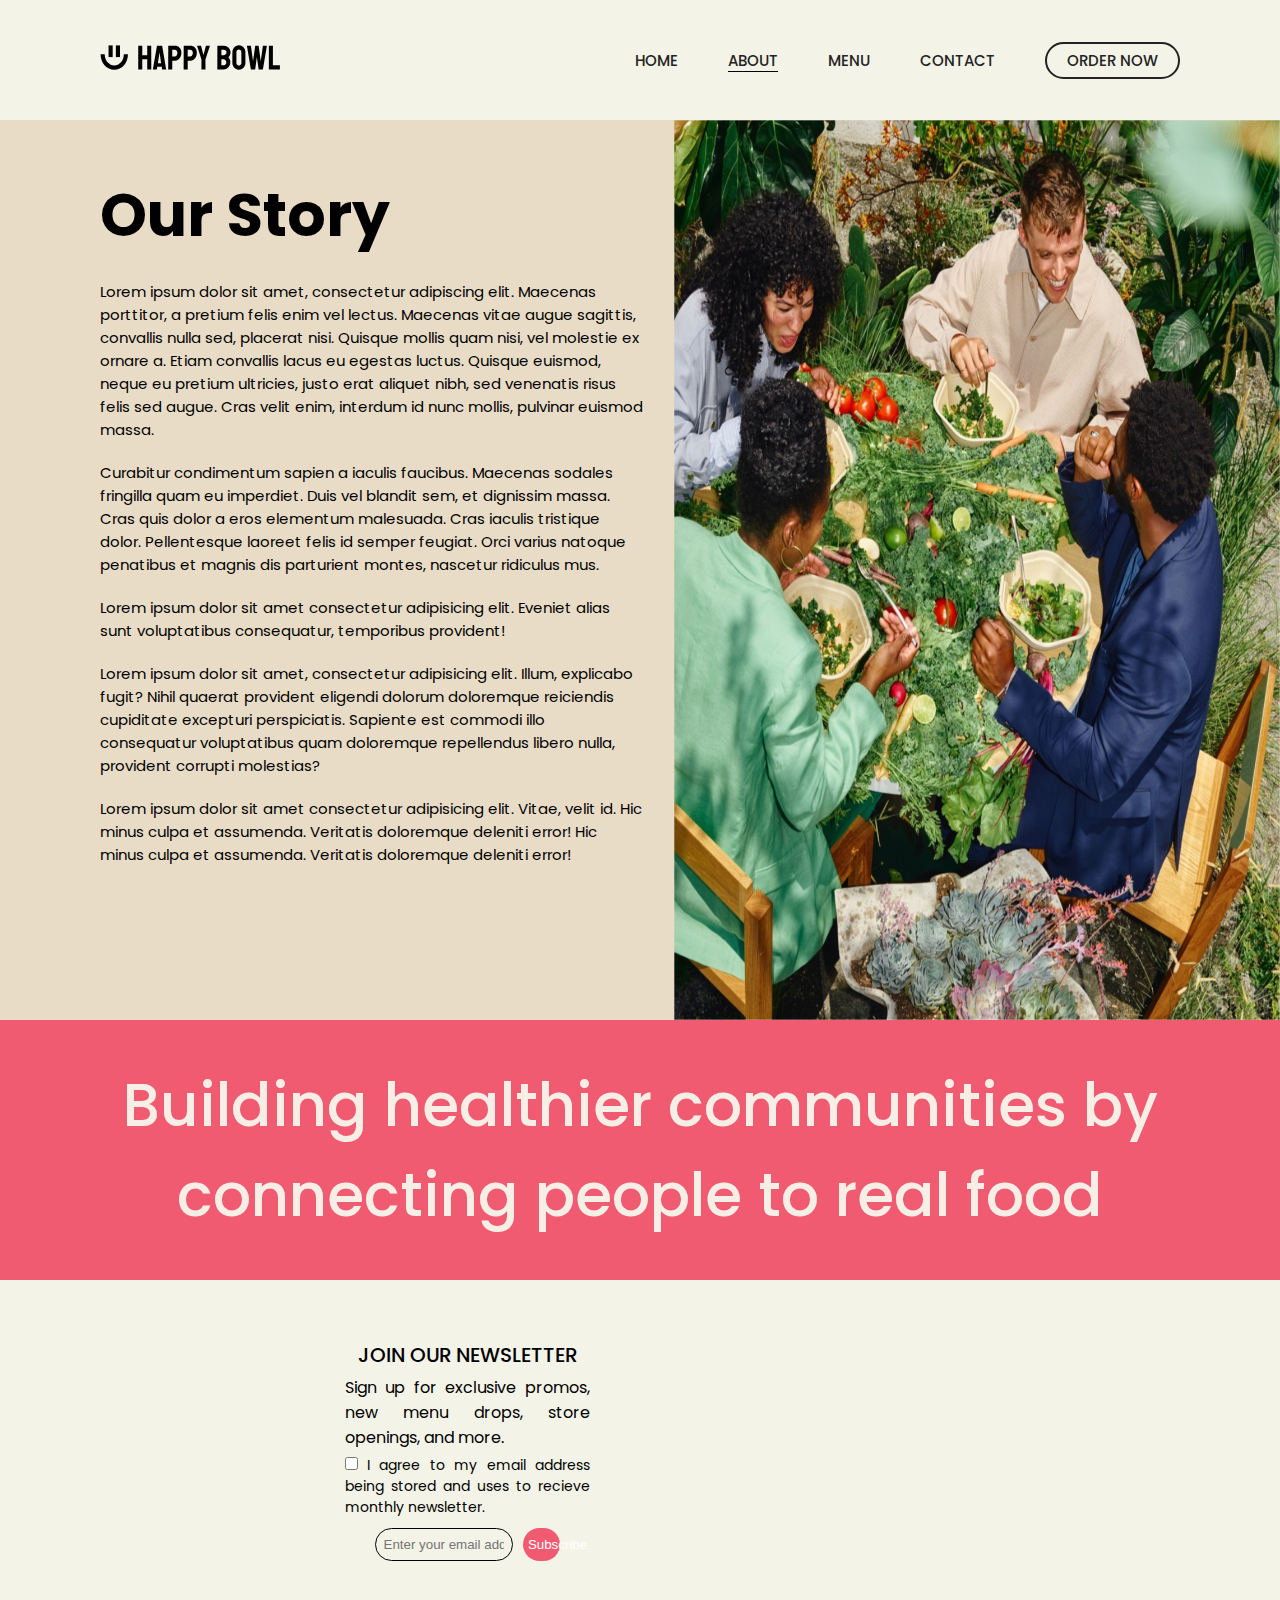
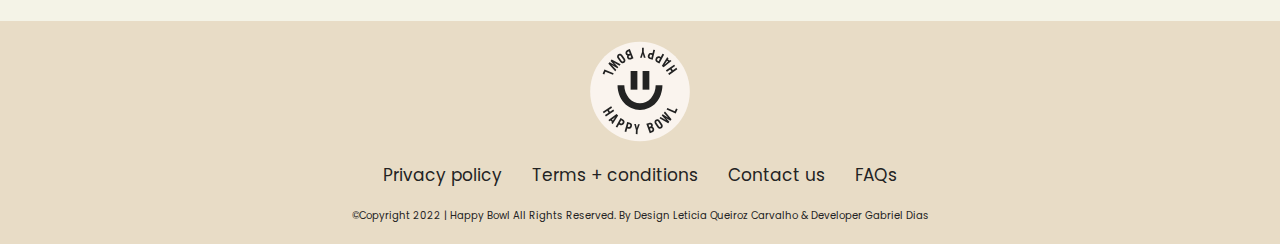
<file: pgextras/about.html>
<!DOCTYPE html>
<html lang="en">

<head>
    <meta charset="UTF-8">
    <meta name="viewport" content="width=device-width, initial-scale=1.0">
    <title>About</title>

    <link rel="stylesheet" href="../estilosextras/about.css">
    <link rel="shortcut icon" href="../assets/img-logo-icon-02.svg" type="image/x-icon">

</head>

<body>
    <header>
        <nav>
            <div class="menuAberto">
                <div class="close-menu">
                    <img src="../assets/fechar-menu.png" alt="Icone fechar menu" class="btn-close-menu" onclick="fecharMenu()">
                </div>
                <img src="../assets/img-logo-white.svg" alt="">
                <ul class="navigation-celular">
                    <li><a href="../index.html" onclick="fecharMenu()">Home</a></li>
                    <li><a href="about.html" class="ativo" >About</a></li>
                    <li><a href="menu.html">Menu</a></li>
                    <li><a href="contact.html">Contact</a></li>
                    <li><a href="" class="order">Order now</a></li>
                </ul>
            </div>

            <div class="logo">
                <a href="../index.html">
                    <img src="../assets/img-logo-black.svg" alt="">
                </a>
                <img src="../assets/abrir-menu.png" alt="" class="open-menu" onclick="abrirMenu()">
            </div>
            <ul class="navigation">
                <li><a href="../index.html">Home</a></li>
                <li><a href="about.html" class="ativo">About</a></li>
                <li><a href="menu.html">Menu</a></li>
                <li><a href="contact.html">Contact</a></li>
                <li><a href="" class="order">Order now</a></li>
            </ul>
        </nav>
    </header>
    <main>
        <section class="about">
            <div class="conteudo-about">
                <h1>Our Story</h1>
                <p>
                    Lorem ipsum dolor sit amet, consectetur adipiscing elit. Maecenas porttitor, a pretium felis enim
                    vel lectus.
                    Maecenas
                    vitae augue sagittis, convallis nulla sed, placerat nisi. Quisque mollis quam nisi, vel molestie ex
                    ornare a. Etiam
                    convallis lacus eu egestas luctus. Quisque euismod, neque eu pretium ultricies, justo erat aliquet
                    nibh, sed
                    venenatis
                    risus felis sed augue. Cras velit enim, interdum id nunc mollis, pulvinar euismod massa. 
                </p>

                <p>
                    Curabitur condimentum sapien a iaculis faucibus. Maecenas sodales fringilla quam eu imperdiet. Duis
                    vel blandit sem,
                    et
                    dignissim massa. Cras quis dolor a eros elementum malesuada. Cras iaculis tristique dolor.
                    Pellentesque laoreet
                    felis id
                    semper feugiat. Orci varius natoque penatibus et magnis dis parturient montes, nascetur ridiculus
                    mus.
                </p>
                <p>Lorem ipsum dolor sit amet consectetur adipisicing elit. Eveniet alias sunt voluptatibus consequatur, temporibus provident!</p>
                <p>Lorem ipsum dolor sit amet, consectetur adipisicing elit. Illum, explicabo fugit? Nihil quaerat provident eligendi dolorum doloremque reiciendis cupiditate excepturi perspiciatis. Sapiente est commodi illo consequatur voluptatibus quam doloremque repellendus libero nulla, provident corrupti molestias?</p>
                <p>Lorem ipsum dolor sit amet consectetur adipisicing elit. Vitae, velit id. Hic minus culpa et assumenda. Veritatis doloremque deleniti error! Hic minus culpa et assumenda. Veritatis doloremque deleniti error!</p>

            </div>
            <div class="img-about">
                <img src="../assets/img-about-01.png" alt="">
            </div>
        </section>
        <section class="faixa">
            <h2>
                Building healthier communities by connecting people to real food
            </h2>
        </section>
        <section class="form-ofertas">
                <div class="alinhamentoGeral">
                    <div class="container-info">
                        <h3>JOIN OUR NEWSLETTER</h3>
                        <p>Sign up for exclusive promos, new menu drops, store openings, and more.</p>
                        <form action="#">
                            <p><input type="checkbox" name="" id="accept">
                                I agree to my email address being stored and uses to recieve monthly newsletter.</p>
                            <div class="box-email">
                                <input type="email" name="emailClient" id="emailClient" placeholder="Enter your email addres">
                                <button class="form-email" onclick="validarForm()">Subscribe</button>
                            </div>
                        </form>
                    </div>
                </div>
            
        </section>
    </main>
    <footer>
        <div class="alinhamentoGeral">
            <div class="container-footer">
                <img src="../assets/img-logo-round.svg" alt="">
                <div class="faq">
                    <a href="">Privacy policy</a>
                    <a href="">Terms + conditions</a>
                    <a href="">Contact us</a>
                    <a href="">FAQs</a>
                </div>
                &copy;Copyright 2022 | Happy Bowl All Rights Reserved. By Design Leticia Queiroz Carvalho & Developer
                Gabriel Dias
            </div>
        </div>
    </footer>

    <script src="../main.js"></script>
</body>

</html>
</file>
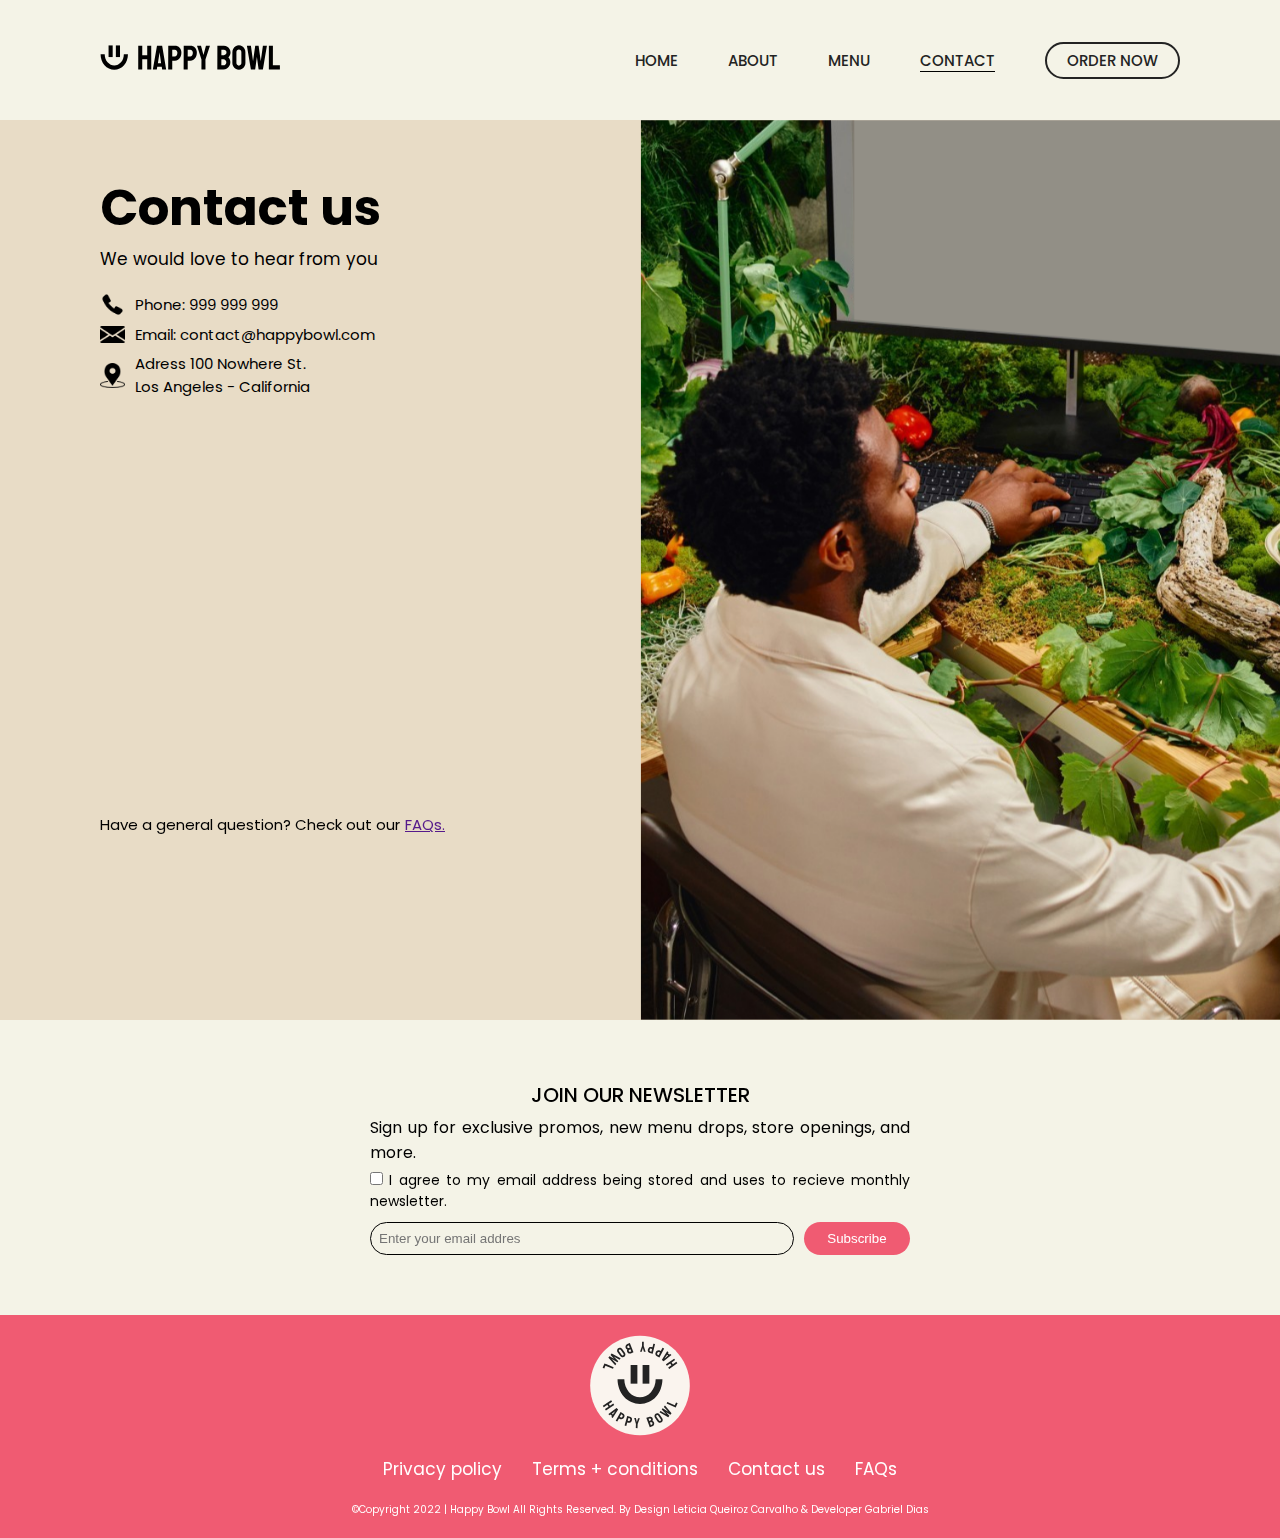
<file: pgextras/contact.html>
<!DOCTYPE html>
<html lang="en">
<head>
    <meta charset="UTF-8">
    <meta name="viewport" content="width=device-width, initial-scale=1.0">
    <title>Contact</title>

    <link rel="stylesheet" href="../estilosextras/contact.css">
    <link rel="shortcut icon" href="../assets/img-logo-icon-02.svg" type="image/x-icon">

</head>
<body>

    <header>
            <nav>
                <div class="menuAberto">
                    <div class="close-menu">
                        <img src="../assets/fechar-menu.png" alt="Icone fechar menu" class="btn-close-menu" onclick="fecharMenu()">
                    </div>
                    <img src="../assets/img-logo-white.svg" alt="">
                    <ul class="navigation-celular">
                        <li><a href="../index.html" onclick="fecharMenu()">Home</a></li>
                        <li><a href="about.html">About</a></li>
                        <li><a href="menu.html">Menu</a></li>
                        <li><a href="contact.html" class="ativo">Contact</a></li>
                        <li><a href="" class="order">Order now</a></li>
                    </ul>
                </div>

                <div class="logo">
                    <a href="../index.html">
                        <img src="../assets/img-logo-black.svg" alt="">
                    </a>
                    <img src="../assets/abrir-menu.png" alt="" class="open-menu" onclick="abrirMenu()">
                </div>
                <ul class="navigation">
                    <li><a href="../index.html">Home</a></li>
                    <li><a href="about.html">About</a></li>
                    <li><a href="menu.html">Menu</a></li>
                    <li><a href="contact.html" class="ativo">Contact</a></li>
                    <li><a href="" class="order">Order now</a></li>
                </ul>
            </nav>
    </header>

    <main>
        <section class="contact">
                <div class="contactLeft">
                    <div>
                        <h1>Contact us</h1>
                        <h2>We would love to hear from you</h2>
                        <p><img src="../assets/icon-tel.png" alt="">Phone: 999 999 999</p>
                        <p><img src="../assets/icon-email.png" alt="">Email: contact@happybowl.com</p>
                        <p><img src="../assets/icon-map.png" alt="">
                        Adress 100 Nowhere St. <br>Los Angeles - California
                        </p>
                    </div>
                    <div class="map">
                        <iframe
                            src="https://www.google.com/maps/embed?pb=!1m18!1m12!1m3!1d423284.0441826434!2d-118.7413908046417!3d34.02060845261755!2m3!1f0!2f0!3f0!3m2!1i1024!2i768!4f13.1!3m3!1m2!1s0x80c2c75ddc27da13%3A0xe22fdf6f254608f4!2sLos%20Angeles%2C%20CA%2C%20EUA!5e0!3m2!1spt-BR!2sbr!4v1704652009577!5m2!1spt-BR!2sbr"
                            width="450" height="350" style="border:0;" allowfullscreen="" loading="lazy"
                            referrerpolicy="no-referrer-when-downgrade" class="map-google"></iframe>
                    </div>
                    <div class="question">
                        <p>Have a general question?
                        Check out our <a href="">FAQs.</a></p>
                    </div>
                </div>
                <div class="pictureRight"></div>
        </section>

        <section class="form-ofertas">
            <div class="alinhamentoGeral">
                <div class="container-info">
                    <h3>JOIN OUR NEWSLETTER</h3>
                    <p>Sign up for exclusive promos, new menu drops, store openings, and more.</p>
                    <form action="#">
                        <p><input type="checkbox" name="" id="accept">
                            I agree to my email address being stored and uses to recieve monthly newsletter.</p>
                        <div class="box-email">
                            <input type="email" name="emailClient" id="emailClient" placeholder="Enter your email addres">
                            <button class="form-email" onclick="validarForm()" >Subscribe</button>
                        </div>
                    </form>
                </div>
            </div>
        </section>


    </main>
    <footer>
        <div class="alinhamentoGeral">
            <div class="container-footer">
                <img src="../assets/img-logo-round.svg" alt="">
                <div class="faq">
                    <a href="">Privacy policy</a>
                    <a href="">Terms + conditions</a>
                    <a href="">Contact us</a>
                    <a href="">FAQs</a>
                </div>
                &copy;Copyright 2022 | Happy Bowl All Rights Reserved. By Design Leticia Queiroz Carvalho & Developer
                Gabriel Dias
            </div>
        </div>

    </footer>
    <script src="../main.js"></script>
</body>
</html>
</file>
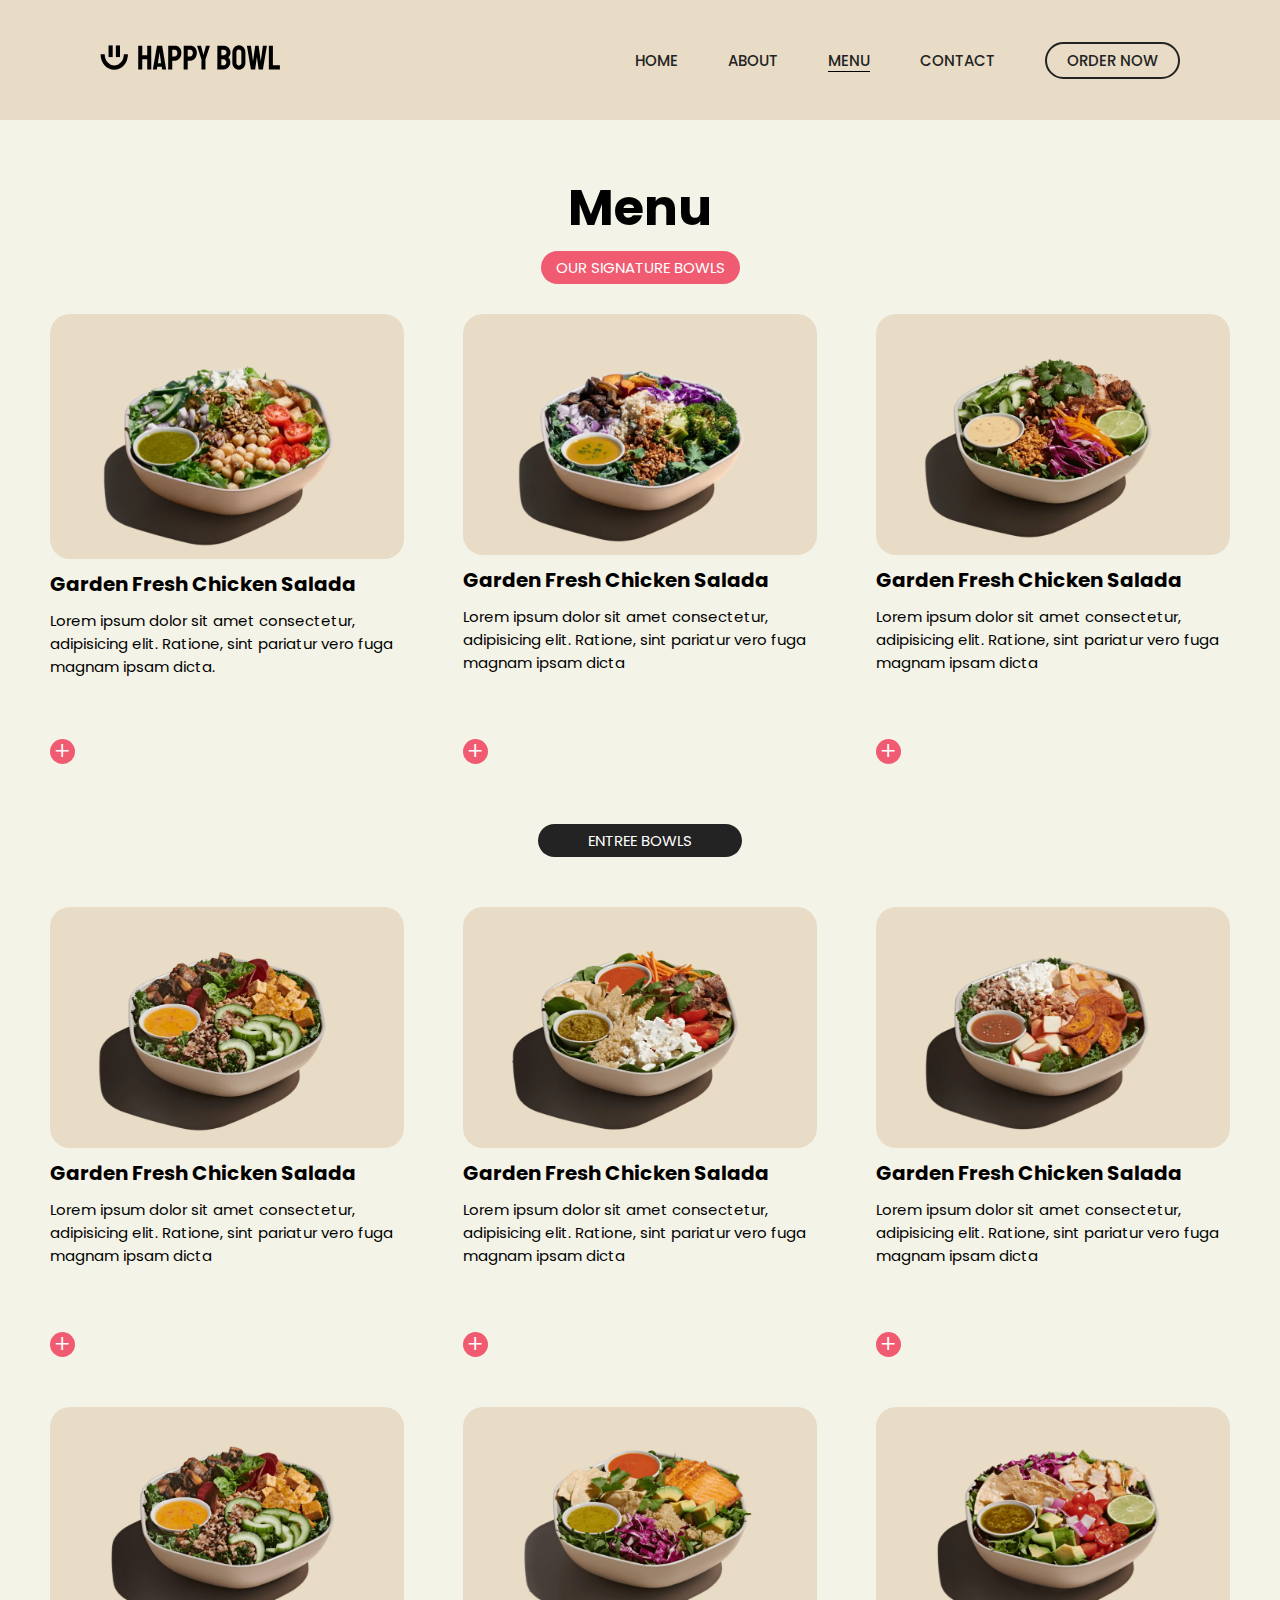
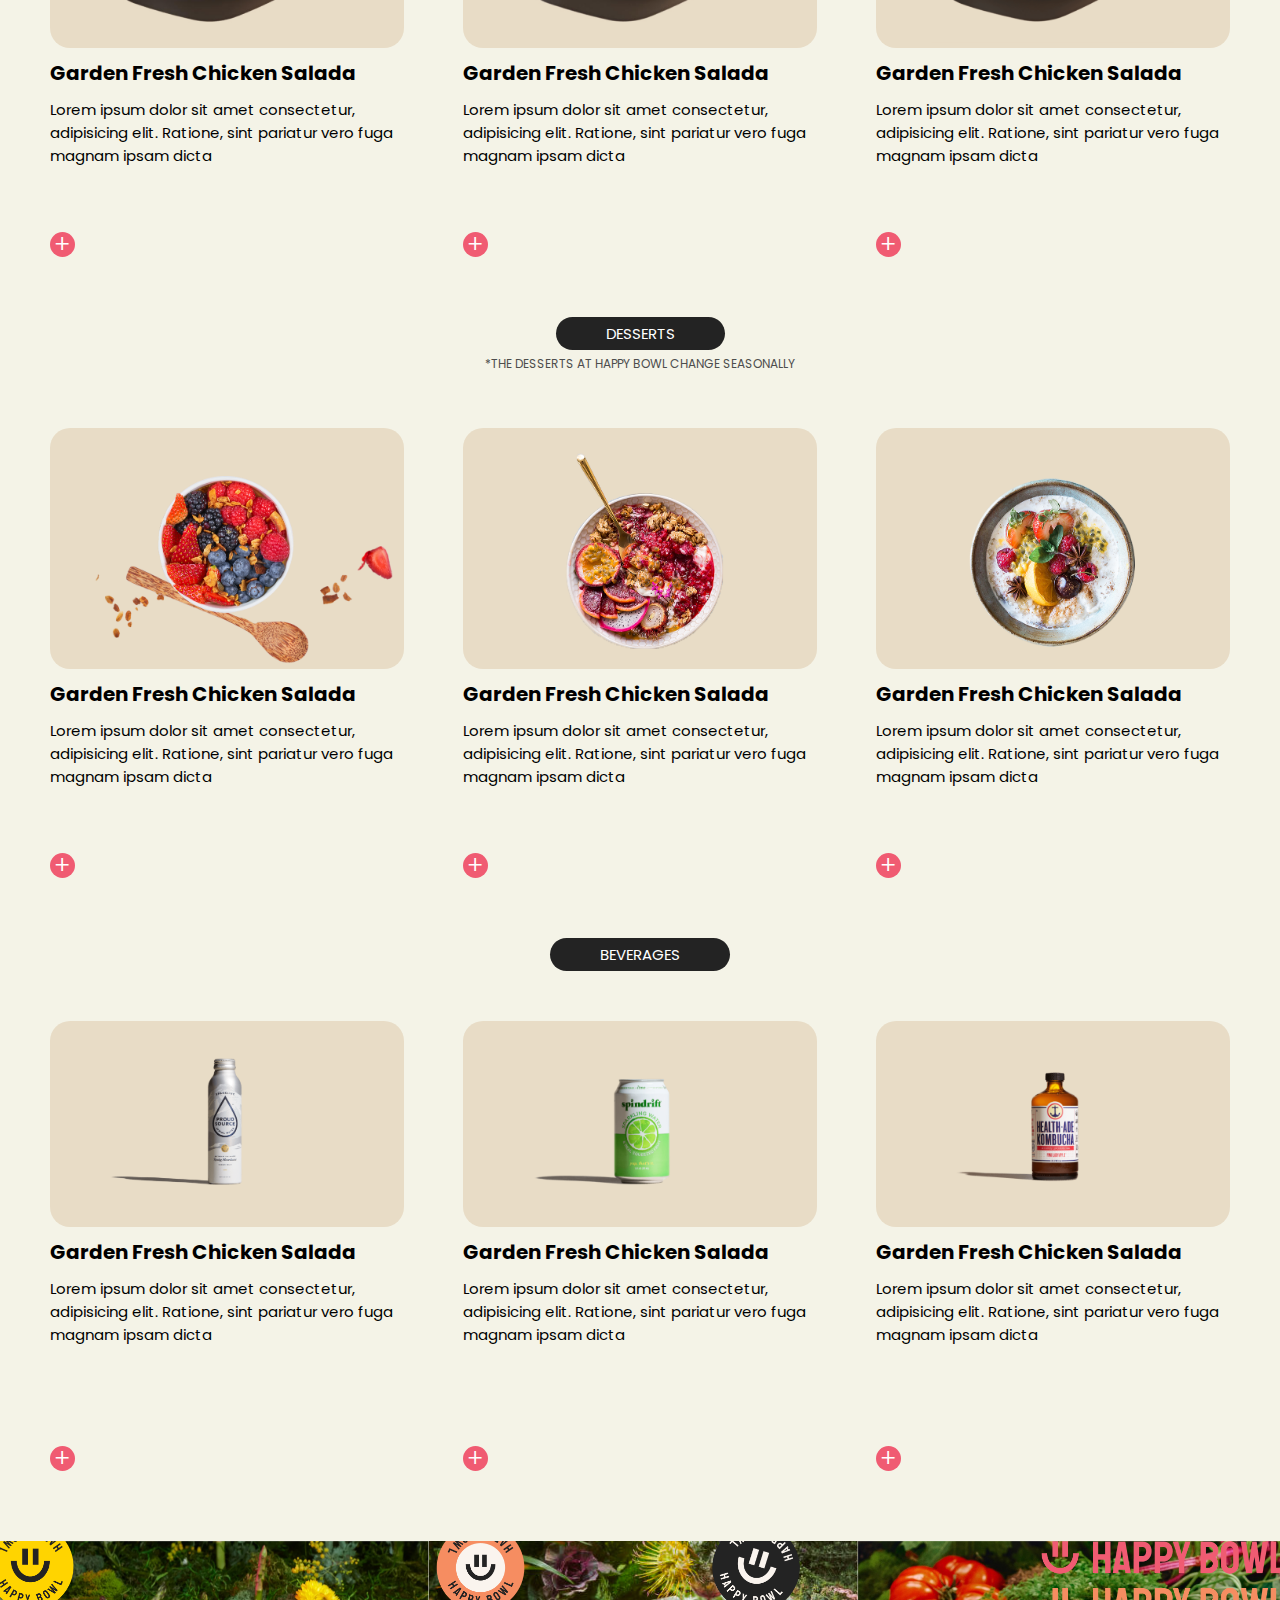
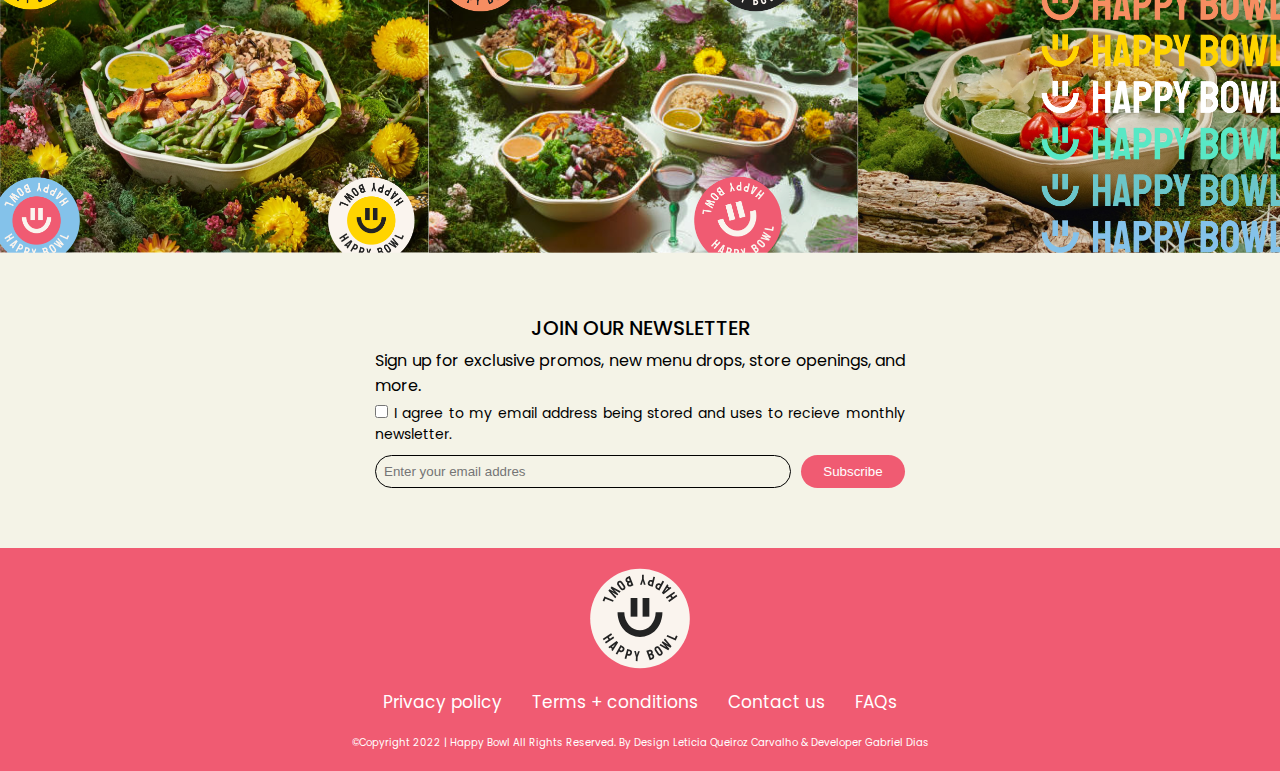
<file: pgextras/menu.html>
<!DOCTYPE html>
<html lang="en">
<head>
    <meta charset="UTF-8">
    <meta name="viewport" content="width=device-width, initial-scale=1.0">
    <title>Menu</title>

    <link rel="stylesheet" href="../estilosextras/menu.css">
    <link rel="shortcut icon" href="../assets/img-logo-icon-02.svg" type="image/x-icon">

</head>
<body>
    <header>
            <nav>
                <div class="menuAberto">
                    <div class="close-menu">
                        <img src="../assets/fechar-menu.png" alt="Icone fechar menu" class="btn-close-menu" onclick="fecharMenu()">
                    </div>
                    <img src="../assets/img-logo-white.svg" alt="">
                    <ul class="navigation-celular">
                        <li><a href="../index.html" " onclick="fecharMenu()">Home</a></li>
                        <li><a href="about.html">About</a></li>
                        <li><a href="menu.html" class="ativo" >Menu</a></li>
                        <li><a href="contact.html">Contact</a></li>
                        <li><a href="" class="order">Order now</a></li>
                    </ul>
                </div>

                <div class="logo">
                    <a href="../index.html">
                        <img src="../assets/img-logo-black.svg" alt="">
                    </a>
                    <img src="../assets/abrir-menu.png" alt="" class="open-menu" onclick="abrirMenu()">
                </div>
                <ul class="navigation">
                    <li><a href="../index.html">Home</a></li>
                    <li><a href="about.html">About</a></li>
                    <li><a href="" class="ativo">Menu</a></li>
                    <li><a href="contact.html">Contact</a></li>
                    <li><a href="" class="order">Order now</a></li>
                </ul>
            </nav>
    </header>

    <main>
        <section class="itens-menu">
            <div class="alinhamentoGeral">
                <div class="title">
                    <h2>Menu</h2>
                    <p>OUR SIGNATURE BOWLS</p>
                </div>
                <div class="container-itens">
                    <div class="card-item">
                        <div class="box-img"><img src="../assets/img-food-01.png" alt=""></div>
                        <h3>Garden Fresh Chicken Salada</h3>
                        <p>Lorem ipsum dolor sit amet consectetur, adipisicing elit. Ratione, sint pariatur vero fuga magnam ipsam dicta.
                           </p>
                        <button>+</button>
                    </div>

                    <div class="card-item">
                        <div class="box-img"><img src="../assets/img-food-02.png" alt=""></div>
                        <h3>Garden Fresh Chicken Salada</h3>
                        <p>Lorem ipsum dolor sit amet consectetur, adipisicing elit. Ratione, sint pariatur vero fuga magnam ipsam dicta
                        </p>
                        <button>+</button>
                    </div>

                    <div class="card-item">
                        <div class="box-img"><img src="../assets/img-food-03.png" alt=""></div>
                        <h3>Garden Fresh Chicken Salada</h3>
                        <p>Lorem ipsum dolor sit amet consectetur, adipisicing elit. Ratione, sint pariatur vero fuga magnam ipsam dicta
                            </p>
                        <button>+</button>
                    </div>

                    <div class="title-separador"> 
                        <p>ENTREE BOWLS</p>
                    </div>

                    <div class="card-item">
                        <div class="box-img"><img src="../assets/img-food-04.png" alt=""></div>
                        <h3>Garden Fresh Chicken Salada</h3>
                        <p>Lorem ipsum dolor sit amet consectetur, adipisicing elit. Ratione, sint pariatur vero fuga magnam ipsam dicta
                        </p>
                        <button>+</button>
                    </div>

                    <div class="card-item">
                        <div class="box-img"><img src="../assets/img-food-05.png" alt=""></div>
                        <h3>Garden Fresh Chicken Salada</h3>
                        <p>Lorem ipsum dolor sit amet consectetur, adipisicing elit. Ratione, sint pariatur vero fuga magnam ipsam dicta
                        </p>
                        <button>+</button>
                    </div>

                    <div class="card-item">
                        <div class="box-img"><img src="../assets/img-food-06.png" alt=""></div>
                        <h3>Garden Fresh Chicken Salada</h3>
                        <p>Lorem ipsum dolor sit amet consectetur, adipisicing elit. Ratione, sint pariatur vero fuga magnam ipsam dicta
                        </p>
                        <button>+</button>
                    </div>

                    <div class="card-item">
                        <div class="box-img"><img src="../assets/img-food-07.png" alt=""></div>
                        <h3>Garden Fresh Chicken Salada</h3>
                        <p>Lorem ipsum dolor sit amet consectetur, adipisicing elit. Ratione, sint pariatur vero fuga magnam ipsam dicta
                        </p>
                        <button>+</button>
                    </div>

                    <div class="card-item">
                        <div class="box-img"><img src="../assets/img-food-08.png" alt=""></div>
                        <h3>Garden Fresh Chicken Salada</h3>
                        <p>Lorem ipsum dolor sit amet consectetur, adipisicing elit. Ratione, sint pariatur vero fuga magnam ipsam dicta
                        </p>
                        <button>+</button>
                    </div>

                    <div class="card-item">
                        <div class="box-img"><img src="../assets/img-food-09.png" alt=""></div>
                        <h3>Garden Fresh Chicken Salada</h3>
                        <p>Lorem ipsum dolor sit amet consectetur, adipisicing elit. Ratione, sint pariatur vero fuga magnam ipsam dicta
                        </p>
                        <button>+</button>
                    </div>

                    <div class="title-separador">
                        <p>DESSERTS</p>
                        <p>*THE DESSERTS AT HAPPY BOWL CHANGE SEASONALLY</p>
                    </div>
                    
                    <div class="card-item">
                        <div class="box-img"><img src="../assets/img-food-10.png" alt=""></div>
                        <h3>Garden Fresh Chicken Salada</h3>
                        <p>Lorem ipsum dolor sit amet consectetur, adipisicing elit. Ratione, sint pariatur vero fuga magnam ipsam dicta
                        </p>
                        <button>+</button>
                    </div>
                    
                    <div class="card-item">
                        <div class="box-img"><img src="../assets/img-food-11.png" alt=""></div>
                        <h3>Garden Fresh Chicken Salada</h3>
                        <p>Lorem ipsum dolor sit amet consectetur, adipisicing elit. Ratione, sint pariatur vero fuga magnam ipsam dicta
                        </p>
                        <button>+</button>
                    </div>

                    <div class="card-item">
                        <div class="box-img"><img src="../assets/img-food-12.png" alt=""></div>
                        <h3>Garden Fresh Chicken Salada</h3>
                        <p>Lorem ipsum dolor sit amet consectetur, adipisicing elit. Ratione, sint pariatur vero fuga magnam ipsam dicta
                        </p>
                        <button>+</button>
                    </div>

                    <div class="title-separador">
                        <p>BEVERAGES</p>
                    </div>

                    <div class="card-item">
                        <div class="box-img"><img src="../assets/img-drink-01.png" alt=""></div>
                        <h3>Garden Fresh Chicken Salada</h3>
                        <p>Lorem ipsum dolor sit amet consectetur, adipisicing elit. Ratione, sint pariatur vero fuga magnam ipsam dicta
                        </p>
                        <button>+</button>
                    </div>

                    <div class="card-item">
                        <div class="box-img"><img src="../assets/img-drink-02.png" alt=""></div>
                        <h3>Garden Fresh Chicken Salada</h3>
                        <p>Lorem ipsum dolor sit amet consectetur, adipisicing elit. Ratione, sint pariatur vero fuga magnam ipsam dicta
                        </p>
                        <button>+</button>
                    </div>

                    <div class="card-item">
                        <div class="box-img"><img src="../assets/img-drink-03.png" alt=""></div>
                        <h3>Garden Fresh Chicken Salada</h3>
                        <p>Lorem ipsum dolor sit amet consectetur, adipisicing elit. Ratione, sint pariatur vero fuga magnam ipsam dicta
                        </p>
                        <button>+</button>
                    </div>

                </div>

            </div>
        </section>
        <section class="galeria">
            <img src="../assets/img-gallery-01.png" alt="">
            <img src="../assets/img-gallery-02.png" alt="">
            <img src="../assets/img-gallery-03.png" alt="">
        
        </section>
        <section class="form-ofertas">
            <div class="alinhamentoGeral">
                <div class="container-info">
                    <h3>JOIN OUR NEWSLETTER</h3>
                    <p>Sign up for exclusive promos, new menu drops, store openings, and more.</p>
                    <form action="#">
                        <p><input type="checkbox" name="" id="accept">
                            I agree to my email address being stored and uses to recieve monthly newsletter.</p>
                        <div class="box-email">
                            <input type="email" name="emailClient" id="emailClient" placeholder="Enter your email addres">
                            <button class="form-email" onclick="validarForm()" >Subscribe</button>
                        </div>
                    </form>
                </div>
            </div>
        </section>
    </main>

    <footer>
        <div class="alinhamentoGeral">
            <div class="container-footer">
                <img src="../assets/img-logo-round.svg" alt="">
                <div class="faq">
                    <a href="">Privacy policy</a>
                    <a href="">Terms + conditions</a>
                    <a href="">Contact us</a>
                    <a href="">FAQs</a>
                </div>
                &copy;Copyright 2022 | Happy Bowl All Rights Reserved. By Design Leticia Queiroz Carvalho & Developer
                Gabriel Dias
            </div>
        </div>
    </footer>
    <script src="../main.js"></script>
</body>
</html>
</file>
<file: estilosextras/about.css>
@import url("https://fonts.googleapis.com/css2?family=Bayon&family=Poppins:wght@300;400;500;600;700&display=swap");

* {
  margin: 0;
  padding: 0;
  box-sizing: border-box;
}

:root {
  font-size: 62.5%;

  --var-fontPrimary: "Bayon", sans-serif;
  --var-fontSecondary: "Poppins", sans-serif;

  --var-PrimaryBlack: #232323;
  --var-PrimaryWhite: #f7efe6;
  --var-Primary: #f4f3e7;
  --var-PrimaryPink: #f05b72;
  --var-bgPrimary: #e8dcc6;
}

body {
  font-family: var(--var-fontSecondary);
  background-color: var(--var-bgPrimary);
  overflow: overlay;
}

header {
  width: 100%;
  background-color: var(--var-Primary);
}

.menuAberto, .open-menu {
  display: none;
}

nav {
  height: 12rem;
  padding: 4rem 10rem;
  display: flex;
  justify-content: space-between;
}

.logo {
  display: flex;
  align-items: center;
}

.logo a img {
  width: 18rem;
}

.navigation {
  display: flex;
  align-items: center;
  gap: 5rem;
}

.navigation li {
  position: relative;
  font-size: 1.5rem;
  list-style: none;
  text-decoration: none;
  transition: background 0.5s;
}

.navigation li a {
  text-decoration: none;
  color: var(--var-PrimaryBlack);
  font-family: var(--var-fontSecondary);
  text-transform: uppercase;
  font-weight: 500;
}

.navigation :nth-child(5) {
  padding: 0.5rem 2rem;
  border: 2px solid var(--var-PrimaryBlack);
  border-radius: 5rem;
}

.navigation li a.ativo::before {
  position: absolute;
  display: block;
  bottom: 0;
  content: "";
  width: 100%;
  height: 0.5px;
  background-color: rgb(0, 0, 0);
}

.navigation li a:hover::before {
  position: absolute;
  bottom: 0;
  content: "";
  width: 100%;
  height: 0.5px;
  background-color: rgb(0, 0, 0);
}

.order:hover::before {
  display: none;
}

.navigation :nth-child(5):hover .order {
  color: rgb(251, 251, 251);
}

.navigation :nth-child(5):hover {
  background-color: black;
  cursor: pointer;
}

/* -------- About ----------- */

.about {
  min-height: 100vh;
  display: flex;
  justify-content: space-between;
  overflow: hidden;
}

.conteudo-about,
.img-about {
  width: 100%;
}

.conteudo-about {
  padding: 5rem 3rem 0 10rem;
}

h1 {
  font-size: 6rem;
  margin-bottom: 2rem;
}

.conteudo-about p {
  margin-bottom: 2rem;
  font-size: 1.5rem;
}

.img-about img {
  width: 100%;
  height: 100%;
}

/* -------- Faixa com frase --------- */

.faixa {
  background-color: var(--var-PrimaryPink);
}

h2 {
  font-size: 6rem;
  padding: 4rem 10rem;
  text-align: center;
  color: var(--var-PrimaryWhite);
  font-weight: 500;
}

/* ------- e-mail ---------- */

.form-ofertas {
  display: flex;
  justify-content: center;
  background-color: var(--var-Primary);
}

.container-info {
  padding: 1rem 5rem;
  width: 50%;
  margin: 5rem 0;
  text-align: justify;

  display: flex;
  flex-direction: column;
  align-items: center;
  gap: 0.5rem;
}

.container-info h3 {
  font-size: 2rem;
  font-weight: 500;
}

.container-info p {
  font-size: 1.6rem;
}

.container-info p:nth-child(1) {
  font-size: 1.4rem;
}

.box-email {
  width: 100%;
  margin-top: 1rem;
  display: flex;
  gap: 1rem;
  padding: 0 3rem;
}

input[type="email"] {
  background-color: transparent;
  width: 80%;
  border-radius: 5rem;
  padding: 0.8rem;
  border: 1px solid black;
  outline: none;
}

input[type="checkbox"]:checked {
  accent-color: var(--var-PrimaryPink);
}

.form-email {
  width: 20%;
  padding: 0.5rem;
  border-radius: 5rem;
  border: none;
  background-color: var(--var-PrimaryPink);
  color: white;
  cursor: pointer;
  transition: transform 0.3s;
}

.form-email:hover {
  transform: scale(1.05);
}

/* ------ footer ------- */

footer {
  background-color: var(--var-bgPrimary);
  width: 100%;
  padding: 2rem;
  color: var(--var-PrimaryBlack);
}

footer > .alinhamentoGeral {
  display: flex;
  justify-content: center;
}

.container-footer {
  display: flex;
  flex-direction: column;
  align-items: center;
  gap: 2rem;
}

.faq {
  display: flex;
  gap: 3rem;
}

.faq a {
  color: var(--var-PrimaryBlack);
  font-size: 1.7rem;
  text-decoration: none;
}

.faq a:hover {
  text-decoration: underline;
}

@media (max-width: 768px) {

  nav {
    position: relative;
  }

  .open-menu {
    display: block;
    width: 3rem;
  }

  .menuAberto {
    display: flex;
    flex-direction: column;
    align-items: center;
    justify-content: center;
    gap: 2rem;
    position: fixed;
    width: 100vw;
    height: 25vh;
    background-color: var(--var-PrimaryPink);
    z-index: 10;
    left: 0;
    top: -100%;
    transition: top 0.5s;
  }

  .menuAberto img {
    width: 20rem;
  }

  .menuAberto .close-menu {
    display: flex;
    justify-content: end;
    padding-right: 1rem;
    width: 100%;
  }

  .menuAberto .btn-close-menu {
    width: 2.5rem;
    filter: invert(1);
  }

  .navigation-celular {
    display: flex;
    align-items: center;
    justify-content: center;
    gap: 2rem;
  }

  .navigation-celular li {
    position: relative;
    font-size: 1.3rem;
    list-style: none;
    text-decoration: none;
  }

  .navigation-celular li a {
    text-decoration: none;
    color: var(--var-PrimaryWhite);
    font-family: var(--var-fontSecondary);
    text-transform: uppercase;
    font-weight: 500;
  }

  .navigation-celular :nth-child(5) {
    padding: 0.5rem 1rem;
    border: 2px solid var(--var-PrimaryWhite);
    border-radius: 5rem;
    transition: all 0.5s;
  }

  .navigation-celular li a.ativo::before {
    position: absolute;
    bottom: 0;
    content: "";
    width: 100%;
    height: 0.5px;
    background-color: white;
  }

  .navigation-celular li a:hover::before {
    position: absolute;
    bottom: 0;
    content: "";
    width: 100%;
    height: 0.5px;
    background-color: white;
  }

  .logo {
    display: flex;
    justify-content: space-between;
    padding: 0 1rem;
    position: absolute;
    width: 100%;
    left: 0;
  }


 .alinhamentoGeral {
    width: min(35rem, 100%);
  }

  .navigation {
    display: none;
  }

  .about {
    flex-wrap: wrap;
  }

  .conteudo-about {
    padding: 3rem;
  }

  .faixa h2 {
    font-size: 3rem;
    padding: 4rem 3rem;
    text-align: center;
    color: var(--var-PrimaryWhite);
    font-weight: 500;
  }

  .container-info {
  padding: 1rem 2rem;
  width: 100%;
  text-align: justify;

  }

  .box-email {
    width: 100%;
    margin-top: 1rem;
    display: flex;
    flex-direction: column;
    gap: 1rem;
  }

  #emailClient {
    width: 100%;
  }

  .box-email {
    padding: 0;
    
    width: 100%;
  }

  .form-email {
    width: 100%;
    height: 3.36rem;
  }
}
</file>
<file: estilosextras/contact.css>
@import url("https://fonts.googleapis.com/css2?family=Bayon&family=Poppins:wght@300;400;500;600;700&display=swap");

* {
  margin: 0;
  padding: 0;
  box-sizing: border-box;
}

:root {
  font-size: 62.5%;

  --var-fontPrimary: "Bayon", sans-serif;
  --var-fontSecondary: "Poppins", sans-serif;

  --var-PrimaryBlack: #232323;
  --var-PrimaryWhite: #f7efe6;
  --var-Primary: #f4f3e7;
  --var-PrimaryPink: #f05b72;
  --var-bgPrimary: #e8dcc6;
}

body {
  font-family: var(--var-fontSecondary);
  background-color: var(--var-Primary);
  overflow: overlay;
}

.alinhamentoGeral {
  width: min(140rem, 100%);
  padding: 0 5rem;
}

section {
  display: flex;
  justify-content: center;
}

.menuAberto, .open-menu{
  display: none;
}

header {
  width: 100%;
  background-color: var(--var-Primary);
}

nav {
  height: 12rem;
  padding: 4rem 10rem;
  display: flex;
  justify-content: space-between;
}

.logo {
  display: flex;
  align-items: center;
}

.logo a img {
  width: 18rem;
}

.navigation {
  display: flex;
  align-items: center;
  gap: 5rem;
}

.navigation li {
  position: relative;
  font-size: 1.5rem;
  list-style: none;
  text-decoration: none;
  transition: background 0.5s;
}

.navigation li a {
  text-decoration: none;
  color: var(--var-PrimaryBlack);
  font-family: var(--var-fontSecondary);
  text-transform: uppercase;
  font-weight: 500;
}

.navigation :nth-child(5) {
  padding: 0.5rem 2rem;
  border: 2px solid var(--var-PrimaryBlack);
  border-radius: 5rem;
}

.navigation li a.ativo::before {
  position: absolute;
  display: block;
  bottom: 0;
  content: "";
  width: 100%;
  height: 0.5px;
  background-color: rgb(0, 0, 0);
}

.navigation li a:hover::before {
  position: absolute;
  bottom: 0;
  content: "";
  width: 100%;
  height: 0.5px;
  background-color: rgb(0, 0, 0);
}

.order:hover::before {
  display: none;
}

.navigation :nth-child(5):hover .order {
  color: rgb(251, 251, 251);
}

.navigation :nth-child(5):hover {
  background-color: black;
  cursor: pointer;
}

/* --------- contact ---------- */

.contact {
  width: 100%;
  min-height: 100vh;
  background-color: var(--var-bgPrimary);
}

.contactLeft,
.pictureRight {
  width: 50%;
}

.pictureRight {
  background-image: url(../assets/img-contact-01.png);
  background-size: cover;
}

.contactLeft {
  padding: 5rem 10rem;
}

.contactLeft img {
  width: 2.5rem;
  margin-right: 1rem;
}

h1 {
  font-size: 5rem;
}

h2 {
  font-size: 1.7rem;
  font-weight: 400;
  margin-bottom: 2rem;
}

.contactLeft p {
  display: flex;
  align-items: center;
  font-size: 1.5rem;
  margin-bottom: 0.5rem;
}

.map {
  margin: 3rem 0;
}

.question a {
  padding-left: 0.5rem;
}

/* ------- e-mail ---------- */

.form-ofertas > .alinhamentoGeral {
  display: flex;
  justify-content: center;
}

.container-info {
  padding: 1rem 2.5rem;
  width: 50%;
  margin: 5rem 0;
  text-align: justify;

  display: flex;
  flex-direction: column;
  align-items: center;
  gap: 0.5rem;
}

.container-info h3 {
  font-size: 2rem;
  font-weight: 500;
}

.container-info p {
  font-size: 1.6rem;
}

.container-info p:nth-child(1) {
  font-size: 1.4rem;
}

.box-email {
  width: 100%;
  margin-top: 1rem;
  display: flex;
  gap: 1rem;
}

input[type="email"] {
  background-color: transparent;
  width: 80%;
  border-radius: 5rem;
  padding: 0.8rem;
  border: 1px solid black;
  outline: none;
}

input[type="checkbox"]:checked {
  accent-color: var(--var-PrimaryPink);
}

.form-email {
  width: 20%;
  padding: 0.5rem;
  border-radius: 5rem;
  border: none;
  background-color: var(--var-PrimaryPink);
  color: white;
  cursor: pointer;
  transition: transform 0.3s;
}

.form-email:hover {
  transform: scale(1.05);
}

footer {
  background-color: var(--var-PrimaryPink);
  width: 100%;
  padding: 2rem;
  color: white;
}

footer > .alinhamentoGeral {
  display: flex;
  justify-content: center;
}

.container-footer {
  display: flex;
  flex-direction: column;
  align-items: center;
  gap: 2rem;
}

.faq {
  display: flex;
  gap: 3rem;
}

.faq a {
  color: white;
  font-size: 1.7rem;
  text-decoration: none;
}

.faq a:hover {
  text-decoration: underline;
}

@media (max-width: 768px) {

    .alinhamentoGeral {
    width: min(35rem, 100%);
    padding: 0 1rem;
  }

  nav {
    position: relative;
  }

  .open-menu {
    display: block;
    width: 3rem;
  }

  .menuAberto {
    padding-bottom: 2rem;
    display: flex;
    flex-direction: column;
    align-items: center;
    justify-content: center;
    gap: 1rem;
    position: fixed;
    width: 100vw;
    height: 25vh;
    background-color: var(--var-PrimaryPink);
    z-index: 10;
    left: 0;
    top: -100%;
    transition: top 0.5s;
  }

  .menuAberto img {
    width: 20rem;
  }

  .menuAberto .close-menu {
    display: flex;
    justify-content: end;
    padding-right: 1rem;
    width: 100%;
  }

  .menuAberto .btn-close-menu {
    width: 2.5rem;
    filter: invert(1);
  }

  .navigation-celular {
    display: flex;
    align-items: center;
    justify-content: center;
    gap: 2rem;
  }

  .navigation-celular li {
    position: relative;
    font-size: 1.3rem;
    list-style: none;
    text-decoration: none;
  }

  .navigation-celular li a {
    text-decoration: none;
    color: var(--var-PrimaryWhite);
    font-family: var(--var-fontSecondary);
    text-transform: uppercase;
    font-weight: 500;
  }

  .navigation-celular :nth-child(5) {
    padding: 0.5rem 1rem;
    border: 2px solid var(--var-PrimaryWhite);
    border-radius: 5rem;
    transition: all 0.5s;
  }

  .navigation-celular li a.ativo::before {
    position: absolute;
    bottom: 0;
    content: "";
    width: 100%;
    height: 0.5px;
    background-color: white;
  }

  .navigation-celular li a:hover::before {
    position: absolute;
    bottom: 0;
    content: "";
    width: 100%;
    height: 0.5px;
    background-color: white;
  }

  .logo {
    display: flex;
    justify-content: space-between;
    padding: 0 1rem;
    position: absolute;
    width: 100%;
    left: 0;
  }


  .navigation {
    display: none;
  }

  .contact {
    display: flex;
    flex-direction: column;
    
  }

  .contactLeft,
  .pictureRight {
    width: 100%;
  }

  .pictureRight {
    height: 50vh;
  }

  .contactLeft {
    padding: 5rem 3rem;
  }

  .contactLeft img {
    width: 2.5rem;
    margin-right: 1rem;
  }

  .map-google {
    width: 30rem;
    height: 20rem;
  }

  .container-info {
  padding: 1rem 2rem;
  width: 100%;
  text-align: justify;

  }

  .box-email {
    width: 100%;
    margin-top: 1rem;
    display: flex;
    flex-direction: column;
    gap: 1rem;
  }

  #emailClient {
    width: 100%;
  }

  .box-email {
    padding: 0;
    
    width: 100%;
  }

  .form-email {
    width: 100%;
    height: 3.36rem;
  }
  .question p {
    display: flex;
    flex-direction: column;
  }


}
</file>
<file: estilosextras/menu.css>
@import url("https://fonts.googleapis.com/css2?family=Bayon&family=Poppins:wght@300;400;500;600;700&display=swap");

* {
  margin: 0;
  padding: 0;
  box-sizing: border-box;
}

:root {
  font-size: 62.5%;

  --var-fontPrimary: "Bayon", sans-serif;
  --var-fontSecondary: "Poppins", sans-serif;

  --var-PrimaryBlack: #232323;
  --var-PrimaryWhite: #f7efe6;
  --var-Primary: #f4f3e7;
  --var-PrimaryPink: #f05b72;
  --var-bgPrimary: #e8dcc6;
}

body {
  font-family: var(--var-fontSecondary);
  background-color: var(--var-Primary);
  overflow: overlay;
}

.alinhamentoGeral {
  width: min(140rem, 100%);
  padding: 0 5rem;
}

.menuAberto, .open-menu {
  display: none;
}

section {
  display: flex;
  justify-content: center;
}

header {
  width: 100%;
  background-color: var(--var-bgPrimary);
}

nav {
  height: 12rem;
  padding: 4rem 10rem;
  display: flex;
  justify-content: space-between;
}

.logo {
  display: flex;
  align-items: center;
}

.logo a img {
  width: 18rem;
}

.navigation {
  display: flex;
  align-items: center;
  gap: 5rem;
}

.navigation li {
  position: relative;
  font-size: 1.5rem;
  list-style: none;
  text-decoration: none;
  transition: background 0.5s;
}

.navigation li a {
  text-decoration: none;
  color: var(--var-PrimaryBlack);
  font-family: var(--var-fontSecondary);
  text-transform: uppercase;
  font-weight: 500;
}

.navigation :nth-child(5) {
  padding: 0.5rem 2rem;
  border: 2px solid var(--var-PrimaryBlack);
  border-radius: 5rem;
}

.navigation li a.ativo::before {
  position: absolute;
  display: block;
  bottom: 0;
  content: "";
  width: 100%;
  height: 0.5px;
  background-color: rgb(0, 0, 0);
}

.navigation li a:hover::before {
  position: absolute;
  bottom: 0;
  content: "";
  width: 100%;
  height: 0.5px;
  background-color: rgb(0, 0, 0);
}

.order:hover::before {
  display: none;
}

.navigation :nth-child(5):hover .order {
  color: rgb(251, 251, 251);
}

.navigation :nth-child(5):hover {
  background-color: black;
  cursor: pointer;
}

/* ----------------- MENU --------------------- */

.title {
  width: 100%;
  display: flex;
  flex-direction: column;
  align-items: center;
}

h2 {
  font-size: 5rem;
  margin-top: 5rem;
  margin-bottom: 0.5rem;
}

.title > p {
  color: white;
  font-size: 1.5rem;
  padding: 0.5rem 1.5rem;
  border-radius: 5rem;
  background-color: var(--var-PrimaryPink);
}

.title-separador {
  width: 100%;
  display: flex;
  flex-direction: column;
  align-items: center;
  margin: 1rem 0 5rem 0;
}

.title-separador p {
  color: white;
  font-size: 1.5rem;
  padding: 0.5rem 5rem;
  border-radius: 5rem;
  background-color: var(--var-PrimaryBlack);
}

.title-separador :nth-child(2) {
  background-color: transparent;
  color: rgb(77, 77, 77);
  font-size: 1.2rem;
}

.menu > .alinhamentoGeral p:nth-child(2) {
  font-size: 1.3rem;
  padding: 0.5rem 2rem;
  background-color: var(--var-PrimaryPink);
  border-radius: 5rem;
  color: white;
}

.container-itens {
  display: flex;
  justify-content: space-between;
  flex-wrap: wrap;
  margin-top: 3rem;
}

.card-item {
  position: relative;
  width: 30%;
  height: 45rem;
  margin-bottom: 5rem;
}

.box-img {
  width: 100%;
  background-color: var(--var-bgPrimary);
  border-radius: 2rem;
}

.card-item img {
  width: 100%;
}

.card-item h3 {
  margin: 1rem 0;
  font-size: 2rem;
}

.card-item p {
  font-size: 1.5rem;
}

.card-item button {
  display: flex;
  align-items: center;
  justify-content: center;
  position: absolute;
  bottom: 0;

  font-family: var(--var-fontSecondary);
  color: white;
  font-size: 2.5rem;
  font-weight: 300;
  border: none;
  width: 2.5rem;
  height: 2.5rem;
  background-color: var(--var-PrimaryPink);
  border-radius: 50%;
}

/* ------- galeria --------- */

.galeria {
  background-color: var(--var-Primary);
  display: flex;
  justify-content: space-between;
  overflow: hidden;
  margin-top: 2rem;
}

.galeria img {
  width: 33.5%;
}

/* ------- e-mail ---------- */

.form-ofertas > .alinhamentoGeral {
  display: flex;
  justify-content: center;
}

.container-info {
  padding: 1rem 3rem;
  width: 50%;
  margin: 5rem 0;
  text-align: justify;

  display: flex;
  flex-direction: column;
  align-items: center;
  gap: 0.5rem;
}

.container-info h3 {
  font-size: 2rem;
  font-weight: 500;
}

.container-info p {
  font-size: 1.6rem;
}

.container-info p:nth-child(1) {
  font-size: 1.4rem;
}

.box-email {
  width: 100%;
  margin-top: 1rem;
  display: flex;
  gap: 1rem;
}

input[type="email"] {
  background-color: transparent;
  width: 80%;
  border-radius: 5rem;
  padding: 0.8rem;
  border: 1px solid black;
  outline: none;
}

input[type="checkbox"]:checked {
  accent-color: var(--var-PrimaryPink);
}

.form-email {
  width: 20%;
  padding: 0.5rem;
  border-radius: 5rem;
  border: none;
  background-color: var(--var-PrimaryPink);
  color: white;
  cursor: pointer;
  transition: transform 0.3s;
}

.form-email:hover {
  transform: scale(1.05);
}

footer {
  background-color: var(--var-PrimaryPink);
  width: 100%;
  padding: 2rem;
  color: white;
}

footer > .alinhamentoGeral {
  display: flex;
  justify-content: center;
}

.container-footer {
  display: flex;
  flex-direction: column;
  align-items: center;
  gap: 2rem;
}

.faq {
  display: flex;
  gap: 3rem;
}

.faq a {
  color: white;
  font-size: 1.7rem;
  text-decoration: none;
}

.faq a:hover {
  text-decoration: underline;
}

@media (max-width: 768px) {

  nav {
    position: relative;
  }

  .open-menu {
    display: block;
    width: 3rem;
  }

  .menuAberto {
    display: flex;
    flex-direction: column;
    align-items: center;
    justify-content: center;
    gap: 2rem;
    position: fixed;
    width: 100vw;
    height: 25vh;
    background-color: var(--var-PrimaryPink);
    z-index: 10;
    left: 0;
    top: -100%;
    transition: top 0.5s;
  }

  .menuAberto img {
    width: 20rem;
  }

  .menuAberto .close-menu {
    display: flex;
    justify-content: end;
    padding-right: 1rem;
    width: 100%;
  }

  .menuAberto .btn-close-menu {
    width: 2.5rem;
    filter: invert(1);
  }

  .navigation-celular {
    display: flex;
    align-items: center;
    justify-content: center;
    gap: 2rem;
  }

  .navigation-celular li {
    position: relative;
    font-size: 1.3rem;
    list-style: none;
    text-decoration: none;
  }

  .navigation-celular li a {
    text-decoration: none;
    color: var(--var-PrimaryWhite);
    font-family: var(--var-fontSecondary);
    text-transform: uppercase;
    font-weight: 500;
  }

  .navigation-celular :nth-child(5) {
    padding: 0.5rem 1rem;
    border: 2px solid var(--var-PrimaryWhite);
    border-radius: 5rem;
    transition: all 0.5s;
  }

  .navigation-celular li a.ativo::before {
    position: absolute;
    bottom: 0;
    content: "";
    width: 100%;
    height: 0.5px;
    background-color: white;
  }

  .navigation-celular li a:hover::before {
    position: absolute;
    bottom: 0;
    content: "";
    width: 100%;
    height: 0.5px;
    background-color: white;
  }
  
  .logo {
    display: flex;
    justify-content: space-between;
    padding: 0 1rem;
    position: absolute;
    width: 100%;
    left: 0;
  }

  .navigation {
    display: none;
  }

  .alinhamentoGeral {
    width: min(35rem, 100%);
    padding: 0 1rem;
  }


 .container-itens {
  display: flex;
  flex-wrap: wrap;
  justify-content: space-evenly;
}

.card-item {
  position: relative;
  width: 45%;
  height: 36rem;
}

.card-item h3 {
    font-size: 1.8rem;
}

.card-item p {
  font-size: 1.3rem;
}

.title-separador :nth-child(2) {
  background-color: transparent;
  color: rgb(77, 77, 77);
  font-size: 1.2rem;
  padding: 0;
  margin-top: .5rem;
  width: 100%;
  
}

.galeria {
  background-color: var(--var-Primary);
  flex-wrap: wrap;
 }
 .galeria :nth-child(3), .galeria :nth-child(2) {
    display: none;
 }
 .galeria img {
  width: 100%;
 }

.container-info {
  padding: 1rem 2rem;
  width: 100%;
  text-align: justify;

  }

  .box-email {
    width: 100%;
    margin-top: 1rem;
    display: flex;
    flex-direction: column;
    gap: 1rem;
  }

  #emailClient {
    width: 100%;
  }

  .box-email {
    padding: 0;
    
    width: 100%;
  }

  .form-email {
    width: 100%;
    height: 3.36rem;
  }


}
</file>
